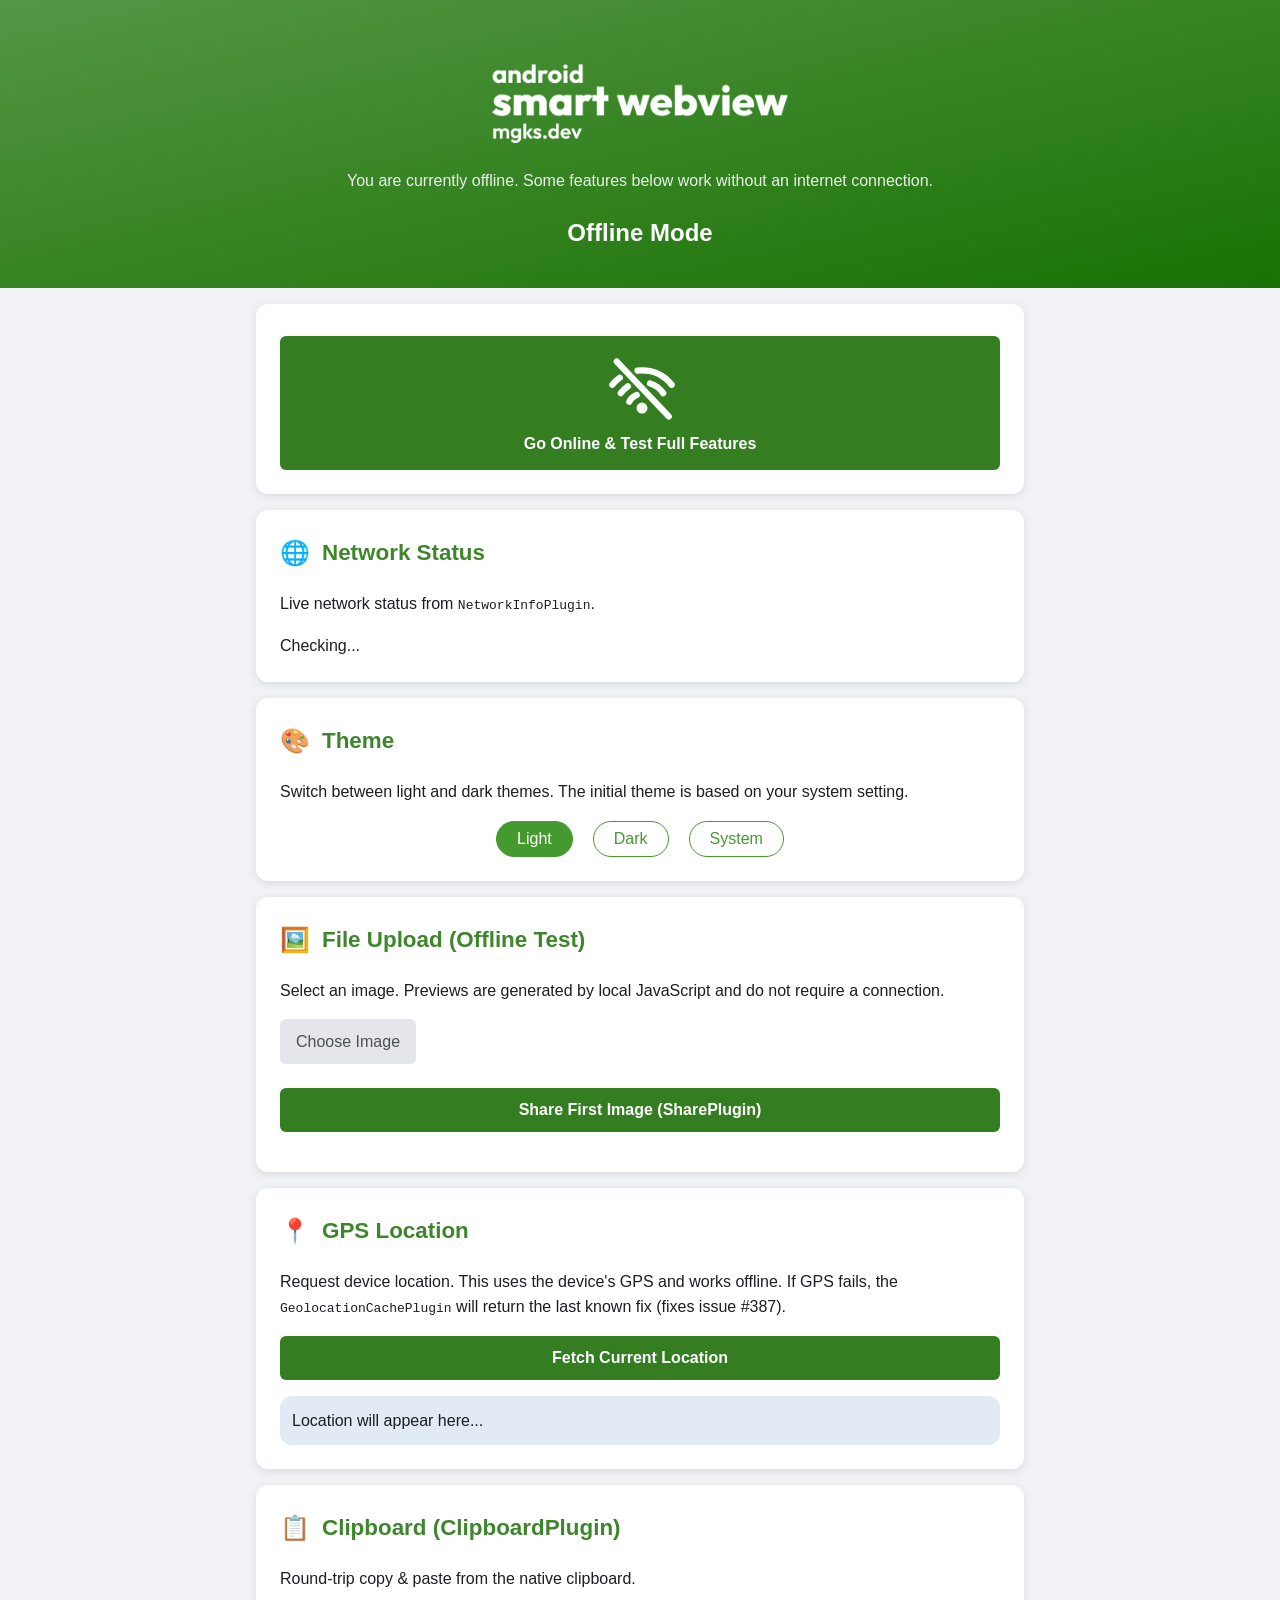
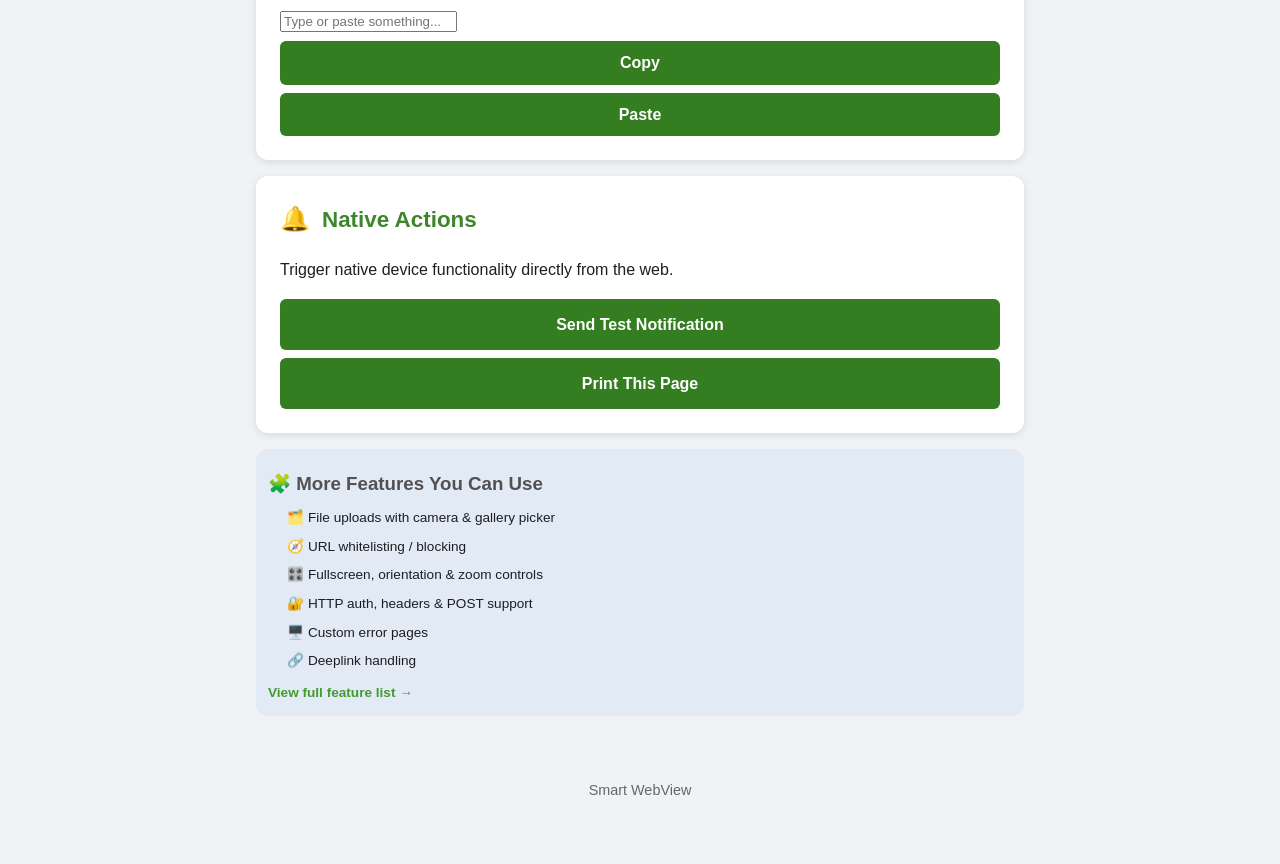
<file: android/app/src/main/assets/web/offline.html>
<!DOCTYPE html>
<!--
  Smart WebView v8 - Offline Test Page
  https://github.com/mgks/Android-SmartWebView
-->
<html lang="en">
<head>
	<meta http-equiv="Content-Type" content="text/html;charset=UTF-8">
	<meta name="viewport" content="width=device-width,initial-scale=1,maximum-scale=1">
	<title>Smart WebView - Offline</title>
	<link rel="stylesheet" type="text/css" href="style.css">
	<script src="script.js" type="text/javascript"></script>
</head>
<body>
<header class="app-header">
	<img src="swv_splash_white.png" class="header-logo" alt="Smart WebView Logo" />
	<p id="net-status-pill">You are currently offline. Some features below work without an internet connection.</p>
	<h2>Offline Mode</h2>
</header>

<main class="container">
	<div class="card">
		<a href="https://mgks.github.io/Android-SmartWebView/" class="action-button online-button">
			<svg width="75" height="75" viewBox="0 0 2.25 2.25" fill="none" xmlns="http://www.w3.org/2000/svg"><path stroke="#fff" stroke-width=".188" stroke-linecap="round" stroke-linejoin="round" d="M1.241 1.772a.07.07 0 0 1-.071.071.07.07 0 0 1-.071-.071.071.071 0 0 1 .142 0m-.45-.193a.43.43 0 0 1 .219-.201m-.477-.054a.8.8 0 0 1 .212-.205m1.061.205a.78.78 0 0 0-.396-.293m.65.041a1.13 1.13 0 0 0-.89-.433q-.067 0-.132.008m-.757.423A1 1 0 0 1 .504.862"/><path stroke="#fff" stroke-width=".188" stroke-linecap="round" d="m.414.379 1.558 1.645"/></svg>
			<br />
			Go Online & Test Full Features
		</a>
	</div>

	<div class="card">
		<h2><span class="icon">🌐</span> Network Status</h2>
		<p>Live network status from <code>NetworkInfoPlugin</code>.</p>
		<div id="network-status">Checking...</div>
	</div>

	<div class="card">
		<h2><span class="icon">🎨</span> Theme</h2>
		<p>Switch between light and dark themes. The initial theme is based on your system setting.</p>
		<div class="theme-switcher" id="theme-switcher" role="group" aria-label="Theme switcher">
			<button data-theme="light">Light</button>
			<button data-theme="dark">Dark</button>
			<button data-theme="system">System</button>
		</div>
	</div>

	<div class="card">
		<h2><span class="icon">🖼️</span> File Upload (Offline Test)</h2>
		<p>Select an image. Previews are generated by local JavaScript and do not require a connection.</p>
		<form>
			<label for="add-img" class="file-input-label">Choose Image</label>
			<input type="file" accept="image/*" id="add-img" multiple="multiple">
			<div class="gallery"></div>
		</form>
		<p>
			<button onclick="shareFirstImage()" class="action-button" style="margin-top:10px;">
				Share First Image (SharePlugin)
			</button>
		</p>
	</div>

	<div class="card">
		<h2><span class="icon">📍</span> GPS Location</h2>
		<p>Request device location. This uses the device's GPS and works offline. If GPS fails, the
			<code>GeolocationCachePlugin</code> will return the last known fix (fixes issue #387).</p>
		<button onclick="fetchLocation()" class="action-button">
			Fetch Current Location
		</button>
		<div class="fetch-loc">Location will appear here...</div>
	</div>

	<div class="card">
		<h2><span class="icon">📋</span> Clipboard (ClipboardPlugin)</h2>
		<p>Round-trip copy &amp; paste from the native clipboard.</p>
		<label for="clip-input" style="display:none;">Clipboard input</label><input type="text" id="clip-input" placeholder="Type or paste something..." aria-label="Clipboard input" />
		<div>
			<button onclick="doClipboardCopy()" class="action-button">Copy</button>
			<button onclick="doClipboardPaste()" class="action-button">Paste</button>
		</div>
	</div>

	<div class="card">
		<h2><span class="icon">🔔</span> Native Actions</h2>
		<p>Trigger native device functionality directly from the web.</p>
		<a href="fcm:" class="action-button">Send Test Notification</a>
		<a href="print:" class="action-button">Print This Page</a>
	</div>

	<div class="feature-list-block">
		<h3><span class="icon">🧩</span> More Features You Can Use</h3>
		<ul class="feature-list">
			<li>🗂️ File uploads with camera &amp; gallery picker</li>
			<li>🧭 URL whitelisting / blocking</li>
			<li>🎛️ Fullscreen, orientation &amp; zoom controls</li>
			<li>🔐 HTTP auth, headers &amp; POST support</li>
			<li>🖥️ Custom error pages</li>
			<li>🔗 Deeplink handling</li>
		</ul>
		<small><a href="https://mgks.github.io/Android-SmartWebView/documentation/features/" target="_blank">View full feature list →</a></small>
	</div>

</main>

<footer class="app-footer">
	<p>Smart WebView</p>
</footer>
</body>
</html>
</file>
<file: android/app/src/main/assets/web/style.css>
/*
  Smart WebView v8
  https://github.com/mgks/Android-SmartWebView
*/

:root {
    --background-color: #f0f2f5;
    --card-background: #ffffff;
    --text-color: #1c1e21;
    --primary-color: #449a2f;
    --primary-dark: #3e862c;
    --accent-color: #347e21;
    --border-radius: 12px;
    --box-shadow: 0 2px 8px rgba(0, 0, 0, 0.1);

}

/* Dark theme variables */
body.dark-mode {
    --background-color: #121212;
    --card-background: #1e1e1e;
    --text-color: #e0e0e0;
    --primary-color: #4b9e37;
    --primary-dark: #3c802b;

}

body.dark-mode .app-header {
    background: linear-gradient(to bottom right, #0d5503, #0e150d);

}

body.dark-mode .card {
    box-shadow: 0 2px 8px rgba(0, 0, 0, 0.4);
}

body.dark-mode .card h2, body.dark-mode .card h3 {
    color: var(--primary-color);
}

body.dark-mode .fetch-loc, body.dark-mode .feature-list-block {
    background-color: #2a2a2a;
    border: 1px solid #333;
}

body.dark-mode .feature-list-block h3 {
    color: #ccc;
}

body.dark-mode .file-input-label {
    background-color: #333;
    color: #e0e0e0;
}
body.dark-mode .file-input-label:hover {
    background-color: #444;
}

body.dark-mode .app-footer {
    color: #888;
}

* {
    box-sizing: border-box;
    -webkit-tap-highlight-color: transparent;
}

body {
    background-color: var(--background-color);
    color: var(--text-color);
    font-family: -apple-system, BlinkMacSystemFont, "Segoe UI", Roboto, "Helvetica Neue", Arial, sans-serif;
    margin: 0;
    line-height: 1.6;
    -webkit-user-select: none;
    -moz-user-select: -moz-none;
    -ms-user-select: none;
    user-select: none;
    transition: background-color 0.3s, color 0.3s;
}

[contenteditable], input, textarea {
    -webkit-user-select: text;
    user-select: text;
}

a {
    color: var(--primary-color);
    text-decoration: none;
}

.app-header {
    background: linear-gradient(to bottom right, #559645, #187202);
    color: white;
    text-align: center;
    padding: 2rem 1rem 1rem;

}

.header-logo {
    max-width: 300px;
    width: 80%;
    margin: 1rem auto;
    display: block;

}

.app-header h1 {
    margin: 0;
    font-size: 1.8rem;
    font-weight: 600;
}

.app-header p {
    margin: 0.5rem 0 0;
    opacity: 0.9;
}

.container {
    padding: 1rem;
    max-width: 800px;
    margin: 0 auto;
}

.card {
    background-color: var(--card-background);
    border-radius: var(--border-radius);
    box-shadow: var(--box-shadow);
    padding: 1.5rem;
    margin-bottom: 1rem;
    transition: background-color 0.3s, box-shadow 0.3s;
}

.card h2, .card h3 {
    margin-top: 0;
    font-size: 1.4rem;
    color: var(--primary-dark);
    display: flex;
    align-items: center;
}

.card h2 .icon, .card h3 .icon {
    margin-right: 0.75rem;
    font-size: 1.5rem;
}

.card p {
    margin-bottom: 1rem;

}

input[type="file"] {
    display: none;
}

.file-input-label {
    background-color: #e4e6eb;
    color: #4b4f56;
    padding: 0.6rem 1rem;
    border-radius: 6px;
    cursor: pointer;
    display: inline-block;
    font-weight: 500;

}

.file-input-label:hover {
    background-color: #d8dade;
}

.gallery {
    display: flex;
    flex-wrap: wrap;
    gap: 10px;
    margin: .5rem 0;
}

.gallery canvas {
    max-width: 100px;
    height: auto;
    border-radius: 8px;
    box-shadow: 0 1px 3px rgba(0,0,0,0.1);
}

.action-button, .plugin-button {
    display: block;
    width: 100%;
    text-align: center;
    background-color: var(--accent-color);
    color: white;
    padding: 0.8rem 1rem;
    border-radius: 6px;
    font-weight: 600;
    margin-top: 0.5rem;
    border: none;
    cursor: pointer;
    font-size: 1rem;
}

.action-button:hover, .plugin-button:hover {
    opacity: 0.9;
}

.plugin-button:disabled {
    background-color: #aaa;
    cursor: not-allowed;
}

.plugin-button.premium-button {
    background-color: #f7b731;
    margin-top: 1rem;
}

.fetch-loc, .feature-list-block {
    margin-top: 1rem;
    padding: 0.75rem;
    background-color: #e2eaf6;
    border-radius: var(--border-radius);

}

.fetch-loc b {
    font-weight: 600;
}

.premium-button {
    background: linear-gradient(45deg, #FFD700, #FFA500);
    color: color(display-p3 0.39 0.246 0.012);

}

.sponsor-button {
    background-color: #2b2e34;
    display: flex;
    align-items: center;
    justify-content: center;

}

.sponsor-logo {
    height: 1.5rem;
    width: auto;
    margin-right: 0.5rem;
}

.feature-list {
	margin: 0;
	padding-left: 1.2em;
	list-style: none;
}

.feature-list li {
    margin: 0.5em 0;
    font-size: 0.85em;
    font-weight: 500;

}

.feature-list-block h3 {
    color: #515152;
    margin: .5rem 0;

}

.feature-list-block small {
    font-size: .85em;
    font-weight: bold;
}

.app-header b {
    font-weight: 500;
    font-size: .95em;
}

.alt-features small {
	display: block;
	margin-top: 0.5em;
}

/* Theme switcher styles */
.theme-switcher {
    display: flex;
    justify-content: center;
    gap: 20px;
    margin-top: 1rem;

}

.theme-switcher button {
    padding: 8px 20px;
    border: 1px solid var(--primary-color);
    background-color: transparent;
    color: var(--primary-color);
    border-radius: 20px;
    cursor: pointer;
    font-size: 1rem;
    font-weight: 500;

}
body.dark-mode .theme-switcher button {
    color: #e0e0e0;
    border-color: #e0e0e0;
}
.theme-switcher button.active {
    background-color: var(--primary-color);
    color: white;
}
body.dark-mode .theme-switcher button.active {
    background-color: var(--primary-color);
    color: #121212;
}


.error-container {
    display: flex;
    flex-direction: column;
    align-items: center;
    justify-content: center;
    text-align: center;
    height: 100vh;
    padding: 1rem;
}

.error-icon {
    font-size: 4rem;
    color: var(--error-color);
    line-height: 1;
}

.error-title {
    font-size: 1.8rem;
    font-weight: 600;
    color: var(--error-color);
    margin: 1rem 0 0.5rem;
}

.error-message {
    font-size: 1rem;
    color: #65676b;
    max-width: 400px;
    margin-bottom: 2rem;
}

.retry-button {
    display: inline-flex;
    align-items: center;
    justify-content: center;
    background-color: var(--accent-color);
    color: white;
    padding: 0.8rem 1.5rem;
    border-radius: 50px; /* Pill shape */
    font-weight: 600;
    border: none;
    cursor: pointer;
    font-size: 1rem;
    box-shadow: var(--box-shadow);
    transition: transform 0.2s ease;
}

.retry-button:hover {
    transform: scale(1.05);
}

.retry-button svg {
    width: 20px;
    height: 20px;
    margin-right: 0.5rem;
    fill: white;
}

.app-footer {
    text-align: center;
    padding: 2rem 1rem 3rem;
    font-size: 0.9rem;
    color: #65676b;
}
</file>
